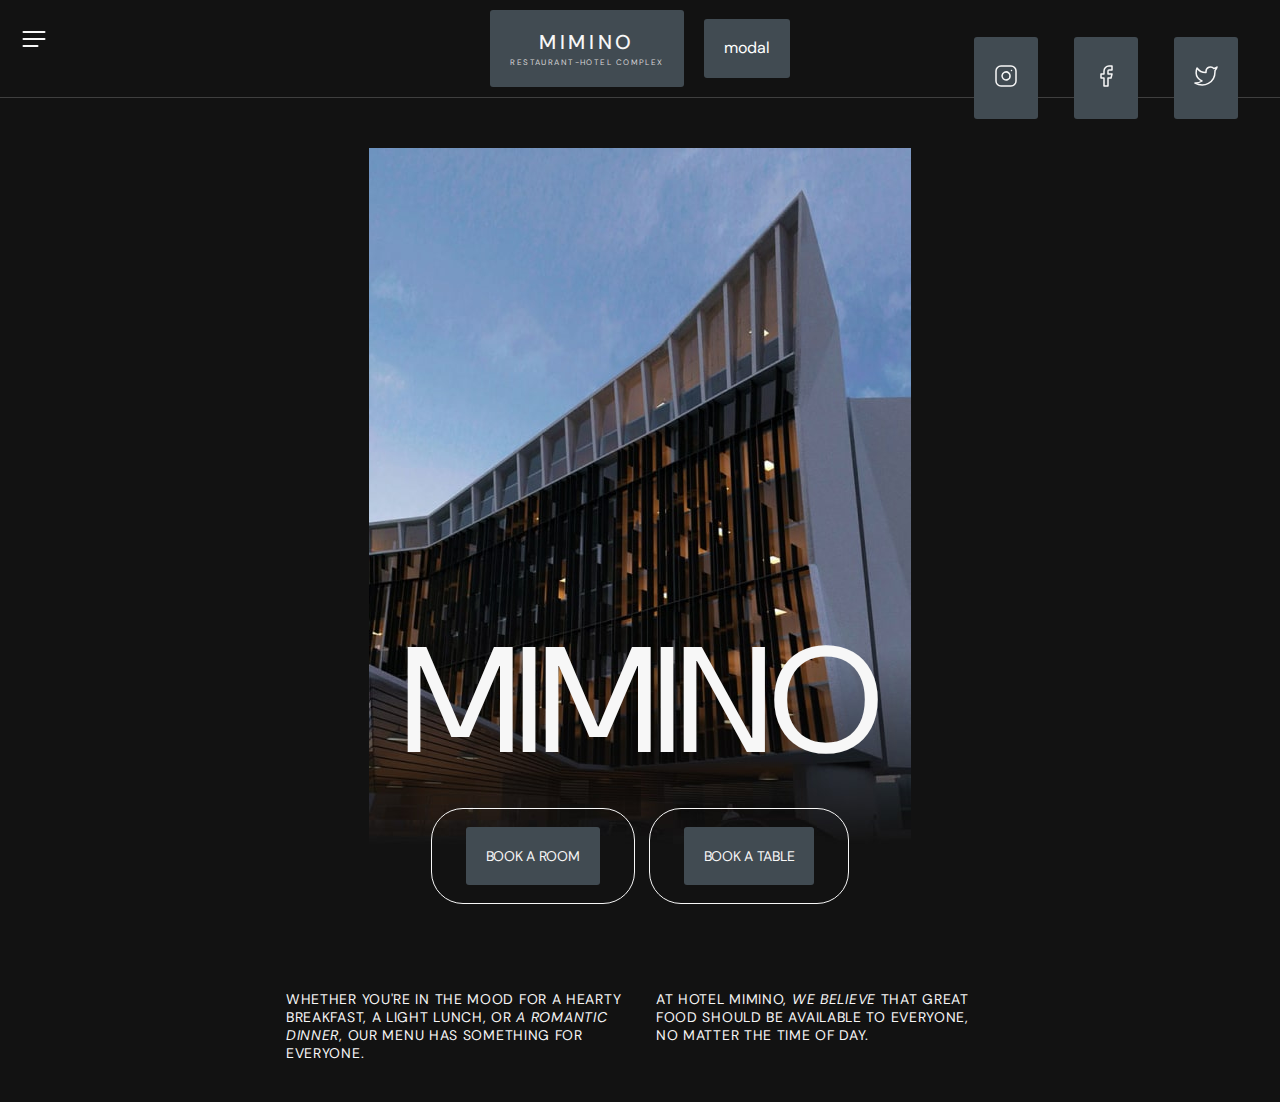
<file: index.html>
<!DOCTYPE html>
<html lang="en">
  <head>
    <meta charset="UTF-8" />
    <meta http-equiv="X-UA-Compatible" content="IE=edge" />
    <meta name="viewport" content="width=device-width, initial-scale=1.0" />
    <link rel="preconnect" href="https://fonts.googleapis.com" />
    <link rel="preconnect" href="https://fonts.gstatic.com" crossorigin />
    <link
      href="https://fonts.googleapis.com/css2?family=DM+Sans:ital,wght@0,400;0,500;0,700;1,500&display=swap"
      rel="stylesheet" />
    <link
      rel="stylesheet"
      href="https://cdnjs.cloudflare.com/ajax/libs/modern-normalize/1.0.0/modern-normalize.min.css" />
    <link rel="stylesheet" href="./css/reset.css" />
    <link rel="stylesheet" href="./css/style.css" />
    <title>MIMINO</title>
  </head>
  <body>
    <!-- HEADER -->

    <header class="header">
      <div class="mobile-menu" data-menu>
        <div class="menu-container container">
          <button type="button" class="header-btn close" data-menu-close>
            <svg class="header-icon close">
              <use
                class="close-icon"
                href="./img/sprite.svg#icon-menu-close"></use>
            </svg>
          </button>
          <div class="logo-wrap logo-mobile">
            <a class="header-link header-title" href="./index.html"
              >Mimino<span class="header-text"
                >restaurant-hotel complex</span
              ></a
            >
          </div>
          <ul class="mobile-menu-nav-list">
            <li>
              <a class="mobile-link" href="./index.html">Home</a>
            </li>
            <li>
              <a class="mobile-link" href="./hotel.html">Hotel</a>
            </li>
            <li>
              <a class="mobile-link" href="./restaurant.html">Restaurant</a>
            </li>
          </ul>

          

          <ul class="mobile-menu-soc-list">
            <li>
              <a href="">
                <svg class="mobile-icon">
                  <use
                    class="home-icon"
                    href="./img/sprite.svg#icon-instagram"></use>
                </svg>
              </a>
            </li>
            <li>
              <a href="">
                <svg class="mobile-icon">
                  <use
                    class="home-icon"
                    href="./img/sprite.svg#icon-facebook"></use>
                </svg>
              </a>
            </li>
            <li>
              <a href="">
                <svg class="mobile-icon">
                  <use
                    class="home-icon"
                    href="./img/sprite.svg#icon-twitter"></use>
                </svg>
              </a>
            </li>
          </ul>
        </div>
      </div>


      <div class="container">
        <button type="button" class="header-btn open" data-menu-open>
          <svg class="header-icon">
            <use
              class="burger-icon"
              href="./img/sprite.svg#icon-menu-open"></use>
          </svg>
        </button>
        <div class="nav-wrap">
          <nav class="header-nav">
            <ul class="header-nav-list">
              <li>
                <a class="header-nav-link current" href="./index.html">Home</a>
              </li>
              <li>
                <a class="header-nav-link" href="./hotel.html">Hotel</a>
              </li>
              <li>
                <a class="header-nav-link" href="./restaurant.html"
                  >Restaurant</a
                >
              </li>
            </ul>
          </nav>
          <div class="logo-wrap">
            <a class="header-link header-title" href="./index.html"
              >Mimino<span class="header-text"
                >restaurant-hotel complex</span
              ></a
            >
          </div>

          <a href="./modal.html">modal</a>
          <ul class="headar-soc-list">
            <li>
              <a class="header-soc-link" href="">
                <svg class="header-soc-icon">
                  <use
                    class="home-icon"
                    href="./img/sprite.svg#icon-instagram"></use>
                </svg>
              </a>
            </li>
            <li>
              <a class="header-soc-link" href="">
                <svg class="header-soc-icon">
                  <use
                    class="home-icon"
                    href="./img/sprite.svg#icon-facebook"></use>
                </svg>
              </a>
            </li>
            <li>
              <a class="header-soc-link" href="">
                <svg class="header-soc-icon">
                  <use
                    class="home-icon"
                    href="./img/sprite.svg#icon-twitter"></use>
                </svg>
              </a>
            </li>
          </ul>
        </div>
      </div>
    </header>
    <main>
      <!-- HERO -->
      <section class="section hero hero-pic">
        <div class="container">
          <h1 class="home-hero-title">Mimino</h1>
          <div class="home-wrap">
            <ul class="home-btn-list">
              <li class="home-btn-item">
                <button class="hero-button" type="button">
                  <a class="hero-btn-link" href="">book a room</a>
                </button>
              </li>
              <li class="home-btn-item">
                <button class="hero-button" type="button">
                  <a class="hero-btn-link" href="./modal.html">book a table</a>
                </button>
              </li>
            </ul>

            <div class="home-text-wrap">
              <p class="home-hero-text">
                Whether you're in the mood for a hearty breakfast, a light
                lunch, or
                <span class="text-accent">a romantic dinner</span>, our menu has
                something for everyone.
              </p>
              <p class="home-hero-text">
                At Hotel Mimino,
                <span class="text-accent">we believe</span> that great food
                should be available to everyone, no matter the time of day.
              </p>
            </div>
          </div>
        </div>
      </section>
    </main>
    <script src="./js/mobile-menu.js"></script>
  </body>
</html>
</file>
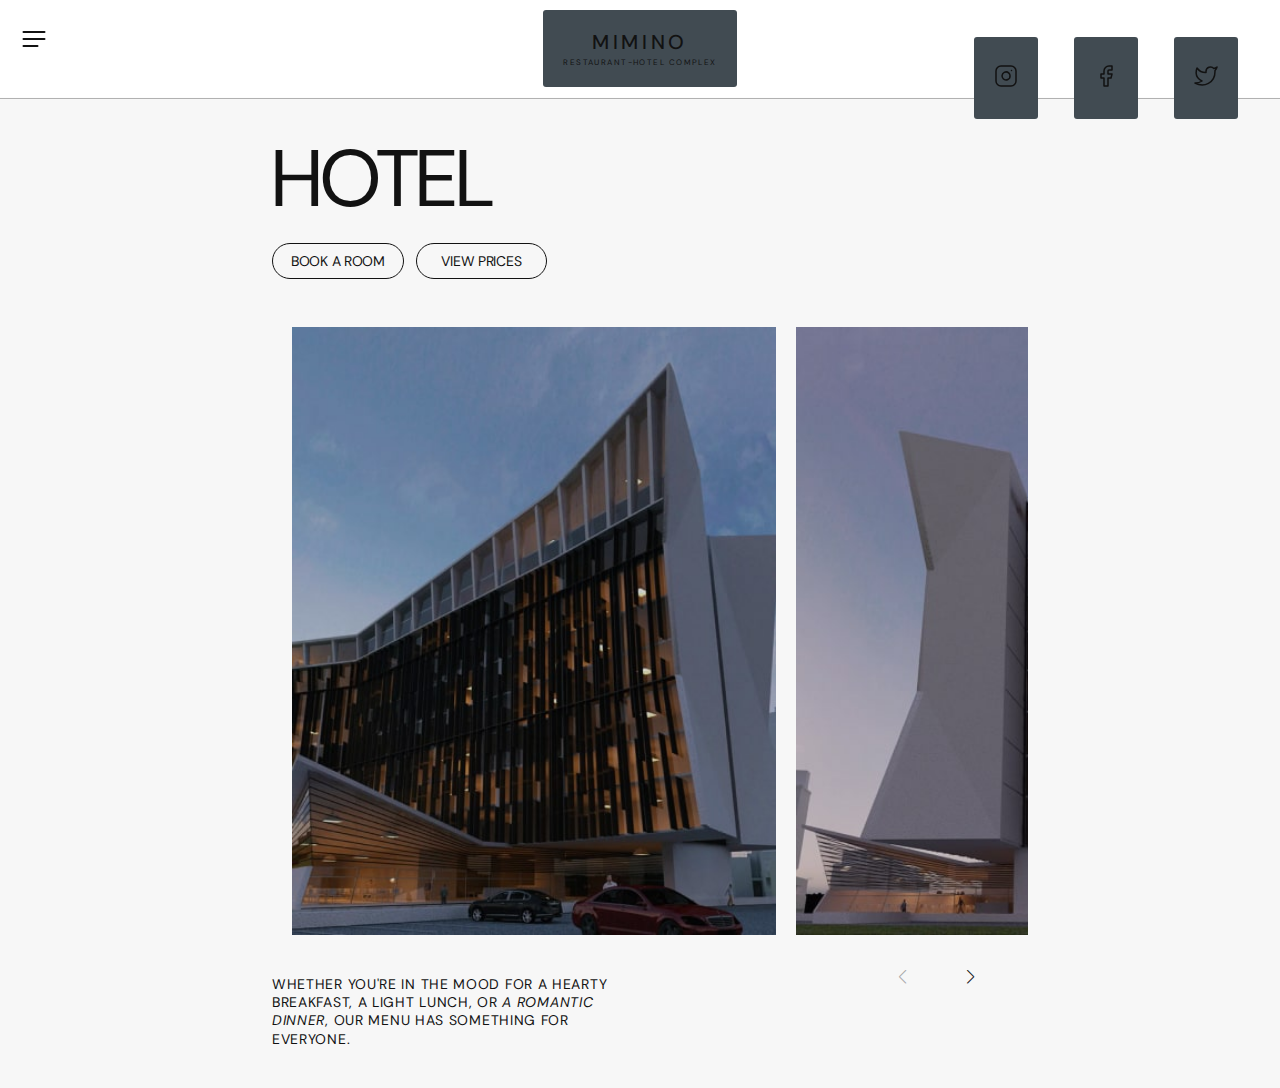
<file: hotel.html>
<!DOCTYPE html>
<html lang="en">
  <head>
    <meta charset="UTF-8" />
    <meta http-equiv="X-UA-Compatible" content="IE=edge" />
    <meta name="viewport" content="width=device-width, initial-scale=1.0" />
    <link rel="preconnect" href="https://fonts.googleapis.com" />
    <link rel="preconnect" href="https://fonts.gstatic.com" crossorigin />
    <link
      href="https://fonts.googleapis.com/css2?family=DM+Sans:ital,wght@0,400;0,500;0,700;1,500&display=swap"
      rel="stylesheet" />
    <link
      rel="stylesheet"
      href="https://cdnjs.cloudflare.com/ajax/libs/modern-normalize/1.0.0/modern-normalize.min.css" />
    <link
      rel="stylesheet"
      href="https://cdn.jsdelivr.net/npm/swiper@8/swiper-bundle.min.css" />
    <link rel="stylesheet" href="./css/reset.css" />
    <link rel="stylesheet" href="./css/style.css" />
    <title>MIMINO</title>
  </head>
  <body>
    <!-- HEADER -->

    <header class="header other-page variable">
      <div class="mobile-menu" data-menu>
        <div class="menu-container">
          <button type="button" class="header-btn close" data-menu-close>
            <svg class="header-icon close">
              <use
                class="close-icon"
                href="./img/sprite.svg#icon-menu-close"></use>
            </svg>
          </button>
          <div class="logo-wrap">
            <a class="header-link header-title" href="./index.html"
              >Mimino<span class="header-text"
                >restaurant-hotel complex</span
              ></a
            >
          </div>
          <ul class="mobile-menu-nav-list">
            <li>
              <a class="mobile-link" href="./index.html">Home</a>
            </li>
            <li>
              <a class="mobile-link" href="./hotel.html">Hotel</a>
            </li>
            <li>
              <a class="mobile-link" href="./restaurant.html">Restaurant</a>
            </li>
          </ul>

          <ul class="mobile-menu-soc-list">
            <li>
              <a href="">
                <svg class="mobile-icon">
                  <use
                    class="home-icon"
                    href="./img/sprite.svg#icon-instagram"></use>
                </svg>
              </a>
            </li>
            <li>
              <a href="">
                <svg class="mobile-icon">
                  <use
                    class="home-icon"
                    href="./img/sprite.svg#icon-facebook"></use>
                </svg>
              </a>
            </li>
            <li>
              <a href="">
                <svg class="mobile-icon">
                  <use
                    class="home-icon"
                    href="./img/sprite.svg#icon-twitter"></use>
                </svg>
              </a>
            </li>
          </ul>
        </div>
      </div>
      <div class="container">
        <button type="button" class="header-btn open" data-menu-open>
          <svg class="header-icon">
            <use
              class="burger-icon variable"
              href="./img/sprite.svg#icon-menu-open"></use>
          </svg>
        </button>
        <div class="nav-wrap">
          <nav class="header-nav">
            <ul class="header-nav-list">
              <li>
                <a class="header-nav-link variable" href="./index.html">Home</a>
              </li>
              <li>
                <a class="header-nav-link variable current" href="./hotel.html"
                  >Hotel</a
                >
              </li>
              <li>
                <a class="header-nav-link variable" href="./restaurant.html"
                  >Restaurant</a
                >
              </li>
            </ul>
          </nav>
          <div class="logo-wrap">
            <a class="header-link header-title variable" href="./index.html"
              >Mimino<span class="header-text variable"
                >restaurant-hotel complex</span
              ></a
            >
          </div>
          <ul class="headar-soc-list">
            <li>
              <a class="header-soc-link" href="">
                <svg class="header-soc-icon">
                  <use
                    class="home-icon variable"
                    href="./img/sprite.svg#icon-instagram"></use>
                </svg>
              </a>
            </li>
            <li>
              <a class="header-soc-link" href="">
                <svg class="header-soc-icon">
                  <use
                    class="home-icon variable"
                    href="./img/sprite.svg#icon-facebook"></use>
                </svg>
              </a>
            </li>
            <li>
              <a class="header-soc-link" href="">
                <svg class="header-soc-icon">
                  <use
                    class="home-icon variable"
                    href="./img/sprite.svg#icon-twitter"></use>
                </svg>
              </a>
            </li>
          </ul>
        </div>
      </div>
    </header>
    <main>
      <!-- HERO -->
      <section class="other-page-hero">
        <div class="container">
          <div class="other-wrap">
            <div class="hero-position">
              <h1 class="other-hero-title">hotel</h1>
              <ul class="other-btn-list">
                <li class="other-btn-item">
                  <button class="other-btn" type="button">book a room</button>
                </li>
                <li class="other-btn-item">
                  <button class="other-btn" type="button">View prices</button>
                </li>
              </ul>
            </div>

            <!-- SLIDER -->
            <div class="swiper-position">
              <div class="slider-img swiper">
                <div class="swiper-wrapper">
                  <div class="swiper-slide">
                    <picture>
                      <source
                        media="(min-width: 1440px)"
                        srcset="
                          ./img/desktop-slide/desk-slide-1.jpg    1x,
                          ./img/desktop-slide/desk-slide-1@2x.jpg 2x
                        "
                        type="image/jpg" />
                      <source
                        media="(min-width: 768px)"
                        srcset="
                          ./img/tablet-slader/tablet-slide-1.jpg    1x,
                          ./img/tablet-slader/tablet-slide-1@2x.jpg 2x
                        "
                        type="image/jpg" />
                      <source
                        media="(min-width: 375px)"
                        srcset="
                          ./img/mobile-slider/mobile-slide-1.jpg    1x,
                          ./img/mobile-slider/mobile-slide-1@2x.jpg 2x
                        "
                        type="image/jpg" />
                      <img
                        class="img-slide"
                        src="./img/mobile-slider/mobile-slide-1.jpg"
                        alt="" />
                    </picture>
                  </div>
                  <div class="swiper-slide">
                    <picture>
                      <source
                        media="(min-width: 1440px)"
                        srcset="
                          ./img/desktop-slide/desk-slide-2.jpg    1x,
                          ./img/desktop-slide/desk-slide-2@2x.jpg 2x
                        "
                        type="image/jpg" />
                      <source
                        media="(min-width: 768px)"
                        srcset="
                          ./img/tablet-slader/tablet-slide-2.jpg    1x,
                          ./img/tablet-slader/tablet-slide-2@2x.jpg 2x
                        "
                        type="image/jpg" />
                      <source
                        media="(min-width: 375px)"
                        srcset="
                          ./img/mobile-slider/mobile-slide-2.jpg    1x,
                          ./img/mobile-slider/mobile-slide-2@2x.jpg 2x
                        "
                        type="image/jpg" />
                      <img
                        src="./img/mobile-slider/mobile-slide-2.jpg"
                        alt="building" />
                    </picture>
                  </div>
                  <div class="swiper-slide">
                    <picture>
                      <source
                        media="(min-width: 1440px)"
                        srcset="
                          ./img/desktop-slide/desk-slide-3.jpg    1x,
                          ./img/desktop-slide/desk-slide-3@2x.jpg 2x
                        "
                        type="image/jpg" />
                      <source
                        media="(min-width: 768px)"
                        srcset="
                          ./img/tablet-slader/tablet-slide-3.jpg    1x,
                          ./img/tablet-slader/tablet-slide-3@2x.jpg 2x
                        "
                        type="image/jpg" />
                      <source
                        media="(min-width: 375px)"
                        srcset="
                          ./img/mobile-slider/mobile-slide-3.jpg    1x,
                          ./img/mobile-slider/mobile-slide-3@2x.jpg 2x
                        "
                        type="image/jpg" />
                      <img
                        src="./img/mobile-slider/mobile-slide-3.jpg"
                        alt="building" />
                    </picture>
                  </div>
                  <div class="swiper-slide">
                    <picture>
                      <source
                        media="(min-width: 1440px)"
                        srcset="
                          ./img/desktop-slide/desk-slide-4.jpg    1x,
                          ./img/desktop-slide/desk-slide-4@2x.jpg 2x
                        "
                        type="image/jpg" />
                      <source
                        media="(min-width: 768px)"
                        srcset="
                          ./img/tablet-slader/tablet-slide-4.jpg    1x,
                          ./img/tablet-slader/tablet-slide-4@2x.jpg 2x
                        "
                        type="image/jpg" />
                      <source
                        media="(min-width: 375px)"
                        srcset="
                          ./img/mobile-slider/mobile-slide-4.jpg    1x,
                          ./img/mobile-slider/mobile-slide-4@2x.jpg 2x
                        "
                        type="image/jpg" />
                      <img
                        src="./img/mobile-slider/mobile-slide-4.jpg"
                        alt="building" />
                    </picture>
                  </div>
                  <div class="swiper-slide">
                    <picture>
                      <source
                        media="(min-width: 1440px)"
                        srcset="
                          ./img/desktop-slide/desk-slide-5.jpg    1x,
                          ./img/desktop-slide/desk-slide-5@2x.jpg 2x
                        "
                        type="image/jpg" />
                      <source
                        media="(min-width: 768px)"
                        srcset="
                          ./img/tablet-slader/tablet-slide-5.jpg    1x,
                          ./img/tablet-slader/tablet-slide-5@2x.jpg 2x
                        "
                        type="image/jpg" />
                      <source
                        media="(min-width: 375px)"
                        srcset="
                          ./img/mobile-slider/mobile-slide-5.jpg    1x,
                          ./img/mobile-slider/mobile-slide-5@2x.jpg 2x
                        "
                        type="image/jpg" />
                      <img
                        src="./img/mobile-slider/mobile-slide-5.jpg"
                        alt="building" />
                    </picture>
                  </div>
                  <div class="swiper-slide">
                    <picture>
                      <source
                        media="(min-width: 1440px)"
                        srcset="
                          ./img/desktop-slide/desk-slide-6.jpg    1x,
                          ./img/desktop-slide/desk-slide-6@2x.jpg 2x
                        "
                        type="image/jpg" />
                      <source
                        media="(min-width: 768px)"
                        srcset="
                          ./img/tablet-slader/tablet-slide-6.jpg    1x,
                          ./img/tablet-slader/tablet-slide-6@2x.jpg 2x
                        "
                        type="image/jpg" />
                      <source
                        media="(min-width: 375px)"
                        srcset="
                          ./img/mobile-slider/mobile-slide-6.jpg    1x,
                          ./img/mobile-slider/mobile-slide-6@2x.jpg 2x
                        "
                        type="image/jpg" />
                      <img
                        src="./img/mobile-slider/mobile-slide-6.jpg"
                        alt="building" />
                    </picture>
                  </div>
                  <div class="swiper-slide">
                    <picture>
                      <source
                        media="(min-width: 1440px)"
                        srcset="
                          ./img/desktop-slide/desk-slide-7.jpg    1x,
                          ./img/desktop-slide/desk-slide-7@2x.jpg 2x
                        "
                        type="image/jpg" />
                      <source
                        media="(min-width: 768px)"
                        srcset="
                          ./img/tablet-slader/tablet-slide-7.jpg    1x,
                          ./img/tablet-slader/tablet-slide-7@2x.jpg 2x
                        "
                        type="image/jpg" />
                      <source
                        media="(min-width: 375px)"
                        srcset="
                          ./img/mobile-slider/mobile-slide-7.jpg    1x,
                          ./img/mobile-slider/mobile-slide-7@2x.jpg 2x
                        "
                        type="image/jpg" />
                      <img
                        src="./img/mobile-slider/mobile-slide-7.jpg"
                        alt="building" />
                    </picture>
                  </div>
                  <div class="swiper-slide">
                    <picture>
                      <source
                        media="(min-width: 1440px)"
                        srcset="
                          ./img/desktop-slide/desk-slide-8.jpg    1x,
                          ./img/desktop-slide/desk-slide-8@2x.jpg 2x
                        "
                        type="image/jpg" />
                      <source
                        media="(min-width: 768px)"
                        srcset="
                          ./img/tablet-slader/tablet-slide-8.jpg    1x,
                          ./img/tablet-slader/tablet-slide-8@2x.jpg 2x
                        "
                        type="image/jpg" />
                      <source
                        media="(min-width: 375px)"
                        srcset="
                          ./img/mobile-slider/mobile-slide-8.jpg    1x,
                          ./img/mobile-slider/mobile-slide-8@2x.jpg 2x
                        "
                        type="image/jpg" />
                      <img
                        src="./img/mobile-slider/mobile-slide-8.jpg"
                        alt="building" />
                    </picture>
                  </div>
                  <div class="swiper-slide">
                    <picture>
                      <source
                        media="(min-width: 1440px)"
                        srcset="
                          ./img/desktop-slide/desk-slide-9.jpg    1x,
                          ./img/desktop-slide/desk-slide-9@2x.jpg 2x
                        "
                        type="image/jpg" />
                      <source
                        media="(min-width: 768px)"
                        srcset="
                          ./img/tablet-slader/tablet-slide-9.jpg    1x,
                          ./img/tablet-slader/tablet-slide-9@2x.jpg 2x
                        "
                        type="image/jpg" />
                      <source
                        media="(min-width: 375px)"
                        srcset="
                          ./img/mobile-slider/mobile-slide-9.jpg    1x,
                          ./img/mobile-slider/mobile-slide-9@2x.jpg 2x
                        "
                        type="image/jpg" />
                      <img
                        src="./img/mobile-slider/mobile-slide-9.jpg"
                        alt="building" />
                    </picture>
                  </div>
                  <div class="swiper-slide">
                    <picture>
                      <source
                        media="(min-width: 1440px)"
                        srcset="
                          ./img/desktop-slide/desk-slide-10.jpg    1x,
                          ./img/desktop-slide/desk-slide-10@2x.jpg 2x
                        "
                        type="image/jpg" />
                      <source
                        media="(min-width: 768px)"
                        srcset="
                          ./img/tablet-slader/tablet-slide-10.jpg    1x,
                          ./img/tablet-slader/tablet-slide-10@2x.jpg 2x
                        "
                        type="image/jpg" />
                      <source
                        media="(min-width: 375px)"
                        srcset="
                          ./img/mobile-slider/mobile-slide-10.jpg    1x,
                          ./img/mobile-slider/mobile-slide-10@2x.jpg 2x
                        "
                        type="image/jpg" />
                      <img
                        src="./img/mobile-slider/mobile-slide-10.jpg"
                        alt="building" />
                    </picture>
                  </div>
                  <div class="swiper-slide">
                    <picture>
                      <source
                        media="(min-width: 1440px)"
                        srcset="
                          ./img/desktop-slide/desk-slide-11.jpg    1x,
                          ./img/desktop-slide/desk-slide-11@2x.jpg 2x
                        "
                        type="image/jpg" />
                      <source
                        media="(min-width: 768px)"
                        srcset="
                          ./img/tablet-slader/tablet-slide-11.jpg    1x,
                          ./img/tablet-slader/tablet-slide-11@2x.jpg 2x
                        "
                        type="image/jpg" />
                      <source
                        media="(min-width: 375px)"
                        srcset="
                          ./img/mobile-slider/mobile-slide-11.jpg    1x,
                          ./img/mobile-slider/mobile-slide-11@2x.jpg 2x
                        "
                        type="image/jpg" />
                      <img
                        src="./img/mobile-slider/mobile-slide-11.jpg"
                        alt="building" />
                    </picture>
                  </div>
                  <div class="swiper-slide">
                    <picture>
                      <source
                        media="(min-width: 1440px)"
                        srcset="
                          ./img/desktop-slide/desk-slide-12.jpg    1x,
                          ./img/desktop-slide/desk-slide-12@2x.jpg 2x
                        "
                        type="image/jpg" />
                      <source
                        media="(min-width: 768px)"
                        srcset="
                          ./img/tablet-slader/tablet-slide-12.jpg    1x,
                          ./img/tablet-slader/tablet-slide-12@2x.jpg 2x
                        "
                        type="image/jpg" />
                      <source
                        media="(min-width: 375px)"
                        srcset="
                          ./img/mobile-slider/mobile-slide-12.jpg    1x,
                          ./img/mobile-slider/mobile-slide-12@2x.jpg 2x
                        "
                        type="image/jpg" />
                      <img
                        src="./img/mobile-slider/mobile-slide-12.jpg"
                        alt="building" />
                    </picture>
                  </div>
                  <div class="swiper-slide">
                    <picture>
                      <source
                        media="(min-width: 1440px)"
                        srcset="
                          ./img/desktop-slide/desk-slide-13.jpg    1x,
                          ./img/desktop-slide/desk-slide-13@2x.jpg 2x
                        "
                        type="image/jpg" />
                      <source
                        media="(min-width: 768px)"
                        srcset="
                          ./img/tablet-slader/tablet-slide-13.jpg    1x,
                          ./img/tablet-slader/tablet-slide-13@2x.jpg 2x
                        "
                        type="image/jpg" />
                      <source
                        media="(min-width: 375px)"
                        srcset="
                          ./img/mobile-slider/mobile-slide-13.jpg    1x,
                          ./img/mobile-slider/mobile-slide-13@2x.jpg 2x
                        "
                        type="image/jpg" />
                      <img
                        src="./img/mobile-slider/mobile-slide-13.jpg"
                        alt="building" />
                    </picture>
                  </div>
                  <div class="swiper-slide">
                    <picture>
                      <source
                        media="(min-width: 1440px)"
                        srcset="
                          ./img/desktop-slide/desk-slide-14.jpg    1x,
                          ./img/desktop-slide/desk-slide-14@2x.jpg 2x
                        "
                        type="image/jpg" />
                      <source
                        media="(min-width: 768px)"
                        srcset="
                          ./img/tablet-slader/tablet-slide-14.jpg    1x,
                          ./img/tablet-slader/tablet-slide-14@2x.jpg 2x
                        "
                        type="image/jpg" />
                      <source
                        media="(min-width: 375px)"
                        srcset="
                          ./img/mobile-slider/mobile-slide-14.jpg    1x,
                          ./img/mobile-slider/mobile-slide-14@2x.jpg 2x
                        "
                        type="image/jpg" />
                      <img
                        src="./img/mobile-slider/mobile-slide-14.jpg"
                        alt="building" />
                    </picture>
                  </div>
                  <div class="swiper-slide">
                    <picture>
                      <source
                        media="(min-width: 1440px)"
                        srcset="
                          ./img/desktop-slide/desk-slide-15.jpg    1x,
                          ./img/desktop-slide/desk-slide-15@2x.jpg 2x
                        "
                        type="image/jpg" />
                      <source
                        media="(min-width: 768px)"
                        srcset="
                          ./img/tablet-slader/tablet-slide-15.jpg    1x,
                          ./img/tablet-slader/tablet-slide-15@2x.jpg 2x
                        "
                        type="image/jpg" />
                      <source
                        media="(min-width: 375px)"
                        srcset="
                          ./img/mobile-slider/mobile-slide-15.jpg    1x,
                          ./img/mobile-slider/mobile-slide-15@2x.jpg 2x
                        "
                        type="image/jpg" />
                      <img
                        src="./img/mobile-slider/mobile-slide-15.jpg"
                        alt="building" />
                    </picture>
                  </div>
                </div>
              </div>
              <div class="btn-slider-wrap">
                <div class="btn-slider swiper-button-prev"></div>
                <div class="btn-slider swiper-button-next"></div>
              </div>
            </div>
          </div>
          <p class="other-text">
            Whether you're in the mood for a hearty breakfast, a light lunch, or
            <span class="other-text-accent">a romantic dinner</span>, our menu
            has something for everyone.
          </p>
        </div>
      </section>
    </main>
    <script src="https://cdn.jsdelivr.net/npm/swiper@8/swiper-bundle.min.js"></script>
    <script src="./js/slider-hotel.js"></script>
    <script src="./js/mobile-menu.js"></script>
  </body>
</html>
</file>
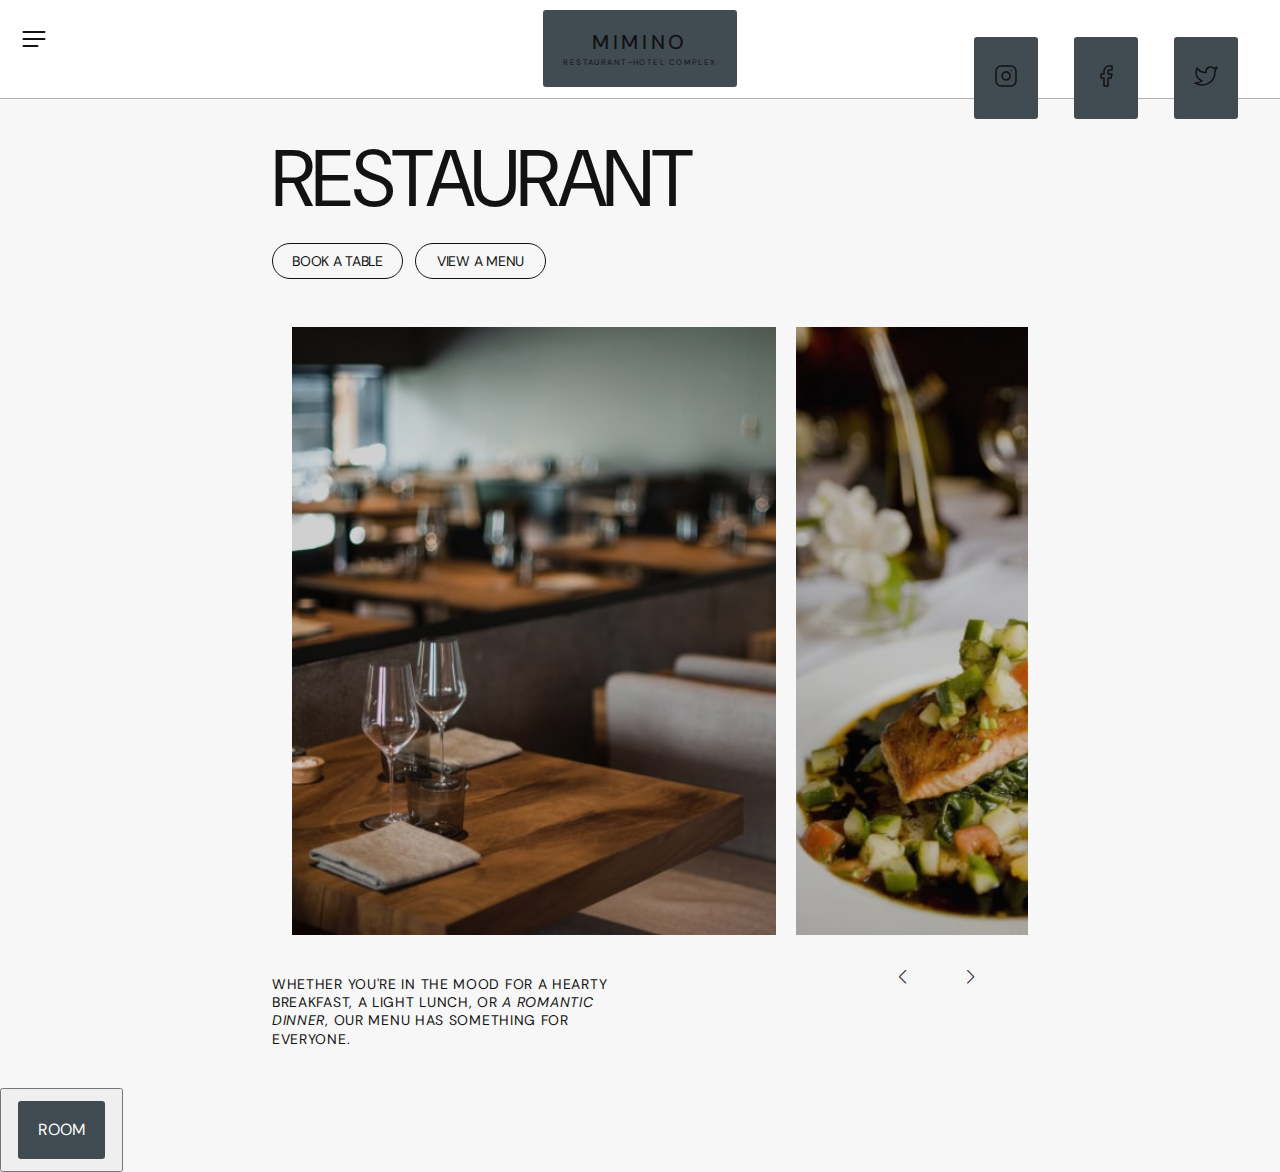
<file: restaurant.html>
<!DOCTYPE html>
<html lang="en">
  <head>
    <meta charset="UTF-8" />
    <meta http-equiv="X-UA-Compatible" content="IE=edge" />
    <meta name="viewport" content="width=device-width, initial-scale=1.0" />
    <link rel="preconnect" href="https://fonts.googleapis.com" />
    <link rel="preconnect" href="https://fonts.gstatic.com" crossorigin />
    <link
      href="https://fonts.googleapis.com/css2?family=DM+Sans:ital,wght@0,400;0,500;0,700;1,500&display=swap"
      rel="stylesheet" />
    <link
      rel="stylesheet"
      href="https://cdnjs.cloudflare.com/ajax/libs/modern-normalize/1.0.0/modern-normalize.min.css" />
    <link
      rel="stylesheet"
      href="https://cdn.jsdelivr.net/npm/swiper@8/swiper-bundle.min.css" />
      <link rel="stylesheet" href="./css/reset.css" />
    
      <link rel="stylesheet" href="./css/style.css" />
    <title>MIMINO</title>
  </head>
  <body>
    <!-- HEADER -->

     <header class="header other-page variable">
      <div class="mobile-menu" data-menu>
          <div class=" menu-container">
             <button type="button" class="header-btn close" data-menu-close>
          <svg class="header-icon close">
            <use
              class="close-icon"
              href="./img/sprite.svg#icon-menu-close"></use>
          </svg>
        </button>
        <div class="logo-wrap">
            <a class="header-link header-title" href="./index.html"
              >Mimino<span class="header-text"
                >restaurant-hotel complex</span
              ></a
            >
          </div>
            <ul class="mobile-menu-nav-list">
              <li>
                <a class="mobile-link" href="./index.html">Home</a>
              </li>
              <li>
                <a class="mobile-link" href="./hotel.html">Hotel</a>
              </li>
              <li>
                <a class="mobile-link" href="./restaurant.html">Restaurant</a>
              </li>
            </ul>

            <ul class="mobile-menu-soc-list">
              <li>
                <a href="">
                  <svg class="mobile-icon">
                    <use
                      class="home-icon"
                      href="./img/sprite.svg#icon-instagram"></use>
                  </svg>
                </a>
              </li>
              <li>
                <a href="">
                  <svg class="mobile-icon">
                    <use
                      class="home-icon"
                      href="./img/sprite.svg#icon-facebook"></use>
                  </svg>
                </a>
              </li>
              <li>
                <a href="">
                  <svg class="mobile-icon">
                    <use
                      class="home-icon"
                      href="./img/sprite.svg#icon-twitter"></use>
                  </svg>
                </a>
              </li>
            </ul>
          </div>
        </div>
      <div class="container">
        <button type="button" class="header-btn open" data-menu-open>
          <svg class="header-icon ">
            <use
              class="burger-icon variable"
              href="./img/sprite.svg#icon-menu-open"></use>
          </svg>
        </button>
        <div class="nav-wrap">
          <nav class="header-nav">
            <ul class="header-nav-list">
              <li>
                <a class="header-nav-link variable " href="./index.html">Home</a>
              </li>
              <li>
                <a class="header-nav-link variable " href="./hotel.html">Hotel</a>
              </li>
              <li>
                <a class="header-nav-link variable current" href="./restaurant.html"
                  >Restaurant</a
                >
              </li>
            </ul>
          </nav>
          <div class="logo-wrap">
            <a class="header-link header-title variable " href="./index.html"
              >Mimino<span class="header-text variable"
                >restaurant-hotel complex</span
              ></a
            >
          </div>
          <ul class="headar-soc-list">
            <li>
              <a class="header-soc-link" href="">
                <svg class="header-soc-icon">
                  <use
                    class="home-icon variable"
                    href="./img/sprite.svg#icon-instagram"></use>
                </svg>
              </a>
            </li>
            <li>
              <a class="header-soc-link" href="">
                <svg class="header-soc-icon">
                  <use
                    class="home-icon variable"
                    href="./img/sprite.svg#icon-facebook"></use>
                </svg>
              </a>
            </li>
            <li>
              <a class="header-soc-link" href="">
                <svg class="header-soc-icon">
                  <use
                    class="home-icon variable"
                    href="./img/sprite.svg#icon-twitter"></use>
                </svg>
              </a>
            </li>
          </ul>
        </div>
      </div>
    </header>
    <main>
       <!-- HERO -->
      <section class="other-page-hero">
        <div class="container">
          <div class="other-wrap">
            <div class="hero-position">
              <h1 class="other-hero-title">Restaurant</h1>
              <ul class="other-btn-list">
                <li class="other-btn-item">
                  <button class="other-btn" type="button">book a table</button>
                </li>
                <li class="other-btn-item">
                  <button class="other-btn" type="button">View a menu</button>
                </li>
              </ul>
            </div>

            <!-- SLIDER -->
            <div class="swiper-position">
              <div class="slider-img swiper">
                <div class="swiper-wrapper">
                  <div class="swiper-slide">
                    <picture>
                      <source
                        media="(min-width: 1440px)"
                        srcset="
                          ./img/desktop-slide/desk-slide-1.jpg    1x,
                          ./img/desktop-slide/desk-slide-1@2x.jpg 2x
                        "
                        type="image/jpg" />
                      <source
                        media="(min-width: 768px)"
                        srcset="
                          ./img/tablet-slader/tablet-slide-1.jpg    1x,
                          ./img/tablet-slader/tablet-slide-1@2x.jpg 2x
                        "
                        type="image/jpg" />
                      <source
                        media="(min-width: 375px)"
                        srcset="
                          ./img/mobile-slider/mobile-slide-1.jpg    1x,
                          ./img/mobile-slider/mobile-slide-1@2x.jpg 2x
                        "
                        type="image/jpg" />
                      <img
                        class="img-slide"
                        src="./img/mobile-slider/mobile-slide-1.jpg"
                        alt="" />
                    </picture>
                  </div>
                  <div class="swiper-slide">
                    <picture>
                      <source
                        media="(min-width: 1440px)"
                        srcset="
                          ./img/desktop-slide/desk-slide-2.jpg    1x,
                          ./img/desktop-slide/desk-slide-2@2x.jpg 2x
                        "
                        type="image/jpg" />
                      <source
                        media="(min-width: 768px)"
                        srcset="
                          ./img/tablet-slader/tablet-slide-2.jpg    1x,
                          ./img/tablet-slader/tablet-slide-2@2x.jpg 2x
                        "
                        type="image/jpg" />
                      <source
                        media="(min-width: 375px)"
                        srcset="
                          ./img/mobile-slider/mobile-slide-2.jpg    1x,
                          ./img/mobile-slider/mobile-slide-2@2x.jpg 2x
                        "
                        type="image/jpg" />
                      <img
                        src="./img/mobile-slider/mobile-slide-2.jpg"
                        alt="building" />
                    </picture>
                  </div>
                  <div class="swiper-slide">
                    <picture>
                      <source
                        media="(min-width: 1440px)"
                        srcset="
                          ./img/desktop-slide/desk-slide-3.jpg    1x,
                          ./img/desktop-slide/desk-slide-3@2x.jpg 2x
                        "
                        type="image/jpg" />
                      <source
                        media="(min-width: 768px)"
                        srcset="
                          ./img/tablet-slader/tablet-slide-3.jpg    1x,
                          ./img/tablet-slader/tablet-slide-3@2x.jpg 2x
                        "
                        type="image/jpg" />
                      <source
                        media="(min-width: 375px)"
                        srcset="
                          ./img/mobile-slider/mobile-slide-3.jpg    1x,
                          ./img/mobile-slider/mobile-slide-3@2x.jpg 2x
                        "
                        type="image/jpg" />
                      <img
                        src="./img/mobile-slider/mobile-slide-3.jpg"
                        alt="building" />
                    </picture>
                  </div>
                  <div class="swiper-slide">
                    <picture>
                      <source
                        media="(min-width: 1440px)"
                        srcset="
                          ./img/desktop-slide/desk-slide-4.jpg    1x,
                          ./img/desktop-slide/desk-slide-4@2x.jpg 2x
                        "
                        type="image/jpg" />
                      <source
                        media="(min-width: 768px)"
                        srcset="
                          ./img/tablet-slader/tablet-slide-4.jpg    1x,
                          ./img/tablet-slader/tablet-slide-4@2x.jpg 2x
                        "
                        type="image/jpg" />
                      <source
                        media="(min-width: 375px)"
                        srcset="
                          ./img/mobile-slider/mobile-slide-4.jpg    1x,
                          ./img/mobile-slider/mobile-slide-4@2x.jpg 2x
                        "
                        type="image/jpg" />
                      <img
                        src="./img/mobile-slider/mobile-slide-4.jpg"
                        alt="building" />
                    </picture>
                  </div>
                  <div class="swiper-slide">
                    <picture>
                      <source
                        media="(min-width: 1440px)"
                        srcset="
                          ./img/desktop-slide/desk-slide-5.jpg    1x,
                          ./img/desktop-slide/desk-slide-5@2x.jpg 2x
                        "
                        type="image/jpg" />
                      <source
                        media="(min-width: 768px)"
                        srcset="
                          ./img/tablet-slader/tablet-slide-5.jpg    1x,
                          ./img/tablet-slader/tablet-slide-5@2x.jpg 2x
                        "
                        type="image/jpg" />
                      <source
                        media="(min-width: 375px)"
                        srcset="
                          ./img/mobile-slider/mobile-slide-5.jpg    1x,
                          ./img/mobile-slider/mobile-slide-5@2x.jpg 2x
                        "
                        type="image/jpg" />
                      <img
                        src="./img/mobile-slider/mobile-slide-5.jpg"
                        alt="building" />
                    </picture>
                  </div>
                  <div class="swiper-slide">
                    <picture>
                      <source
                        media="(min-width: 1440px)"
                        srcset="
                          ./img/desktop-slide/desk-slide-6.jpg    1x,
                          ./img/desktop-slide/desk-slide-6@2x.jpg 2x
                        "
                        type="image/jpg" />
                      <source
                        media="(min-width: 768px)"
                        srcset="
                          ./img/tablet-slader/tablet-slide-6.jpg    1x,
                          ./img/tablet-slader/tablet-slide-6@2x.jpg 2x
                        "
                        type="image/jpg" />
                      <source
                        media="(min-width: 375px)"
                        srcset="
                          ./img/mobile-slider/mobile-slide-6.jpg    1x,
                          ./img/mobile-slider/mobile-slide-6@2x.jpg 2x
                        "
                        type="image/jpg" />
                      <img
                        src="./img/mobile-slider/mobile-slide-6.jpg"
                        alt="building" />
                    </picture>
                  </div>
                  <div class="swiper-slide">
                    <picture>
                      <source
                        media="(min-width: 1440px)"
                        srcset="
                          ./img/desktop-slide/desk-slide-7.jpg    1x,
                          ./img/desktop-slide/desk-slide-7@2x.jpg 2x
                        "
                        type="image/jpg" />
                      <source
                        media="(min-width: 768px)"
                        srcset="
                          ./img/tablet-slader/tablet-slide-7.jpg    1x,
                          ./img/tablet-slader/tablet-slide-7@2x.jpg 2x
                        "
                        type="image/jpg" />
                      <source
                        media="(min-width: 375px)"
                        srcset="
                          ./img/mobile-slider/mobile-slide-7.jpg    1x,
                          ./img/mobile-slider/mobile-slide-7@2x.jpg 2x
                        "
                        type="image/jpg" />
                      <img
                        src="./img/mobile-slider/mobile-slide-7.jpg"
                        alt="building" />
                    </picture>
                  </div>
                  <div class="swiper-slide">
                    <picture>
                      <source
                        media="(min-width: 1440px)"
                        srcset="
                          ./img/desktop-slide/desk-slide-8.jpg    1x,
                          ./img/desktop-slide/desk-slide-8@2x.jpg 2x
                        "
                        type="image/jpg" />
                      <source
                        media="(min-width: 768px)"
                        srcset="
                          ./img/tablet-slader/tablet-slide-8.jpg    1x,
                          ./img/tablet-slader/tablet-slide-8@2x.jpg 2x
                        "
                        type="image/jpg" />
                      <source
                        media="(min-width: 375px)"
                        srcset="
                          ./img/mobile-slider/mobile-slide-8.jpg    1x,
                          ./img/mobile-slider/mobile-slide-8@2x.jpg 2x
                        "
                        type="image/jpg" />
                      <img
                        src="./img/mobile-slider/mobile-slide-8.jpg"
                        alt="building" />
                    </picture>
                  </div>
                  <div class="swiper-slide">
                    <picture>
                      <source
                        media="(min-width: 1440px)"
                        srcset="
                          ./img/desktop-slide/desk-slide-9.jpg    1x,
                          ./img/desktop-slide/desk-slide-9@2x.jpg 2x
                        "
                        type="image/jpg" />
                      <source
                        media="(min-width: 768px)"
                        srcset="
                          ./img/tablet-slader/tablet-slide-9.jpg    1x,
                          ./img/tablet-slader/tablet-slide-9@2x.jpg 2x
                        "
                        type="image/jpg" />
                      <source
                        media="(min-width: 375px)"
                        srcset="
                          ./img/mobile-slider/mobile-slide-9.jpg    1x,
                          ./img/mobile-slider/mobile-slide-9@2x.jpg 2x
                        "
                        type="image/jpg" />
                      <img
                        src="./img/mobile-slider/mobile-slide-9.jpg"
                        alt="building" />
                    </picture>
                  </div>
                  <div class="swiper-slide">
                    <picture>
                      <source
                        media="(min-width: 1440px)"
                        srcset="
                          ./img/desktop-slide/desk-slide-10.jpg    1x,
                          ./img/desktop-slide/desk-slide-10@2x.jpg 2x
                        "
                        type="image/jpg" />
                      <source
                        media="(min-width: 768px)"
                        srcset="
                          ./img/tablet-slader/tablet-slide-10.jpg    1x,
                          ./img/tablet-slader/tablet-slide-10@2x.jpg 2x
                        "
                        type="image/jpg" />
                      <source
                        media="(min-width: 375px)"
                        srcset="
                          ./img/mobile-slider/mobile-slide-10.jpg    1x,
                          ./img/mobile-slider/mobile-slide-10@2x.jpg 2x
                        "
                        type="image/jpg" />
                      <img
                        src="./img/mobile-slider/mobile-slide-10.jpg"
                        alt="building" />
                    </picture>
                  </div>
                  <div class="swiper-slide">
                    <picture>
                      <source
                        media="(min-width: 1440px)"
                        srcset="
                          ./img/desktop-slide/desk-slide-11.jpg    1x,
                          ./img/desktop-slide/desk-slide-11@2x.jpg 2x
                        "
                        type="image/jpg" />
                      <source
                        media="(min-width: 768px)"
                        srcset="
                          ./img/tablet-slader/tablet-slide-11.jpg    1x,
                          ./img/tablet-slader/tablet-slide-11@2x.jpg 2x
                        "
                        type="image/jpg" />
                      <source
                        media="(min-width: 375px)"
                        srcset="
                          ./img/mobile-slider/mobile-slide-11.jpg    1x,
                          ./img/mobile-slider/mobile-slide-11@2x.jpg 2x
                        "
                        type="image/jpg" />
                      <img
                        src="./img/mobile-slider/mobile-slide-11.jpg"
                        alt="building" />
                    </picture>
                  </div>
                  <div class="swiper-slide">
                    <picture>
                      <source
                        media="(min-width: 1440px)"
                        srcset="
                          ./img/desktop-slide/desk-slide-12.jpg    1x,
                          ./img/desktop-slide/desk-slide-12@2x.jpg 2x
                        "
                        type="image/jpg" />
                      <source
                        media="(min-width: 768px)"
                        srcset="
                          ./img/tablet-slader/tablet-slide-12.jpg    1x,
                          ./img/tablet-slader/tablet-slide-12@2x.jpg 2x
                        "
                        type="image/jpg" />
                      <source
                        media="(min-width: 375px)"
                        srcset="
                          ./img/mobile-slider/mobile-slide-12.jpg    1x,
                          ./img/mobile-slider/mobile-slide-12@2x.jpg 2x
                        "
                        type="image/jpg" />
                      <img
                        src="./img/mobile-slider/mobile-slide-12.jpg"
                        alt="building" />
                    </picture>
                  </div>
                  <div class="swiper-slide">
                    <picture>
                      <source
                        media="(min-width: 1440px)"
                        srcset="
                          ./img/desktop-slide/desk-slide-13.jpg    1x,
                          ./img/desktop-slide/desk-slide-13@2x.jpg 2x
                        "
                        type="image/jpg" />
                      <source
                        media="(min-width: 768px)"
                        srcset="
                          ./img/tablet-slader/tablet-slide-13.jpg    1x,
                          ./img/tablet-slader/tablet-slide-13@2x.jpg 2x
                        "
                        type="image/jpg" />
                      <source
                        media="(min-width: 375px)"
                        srcset="
                          ./img/mobile-slider/mobile-slide-13.jpg    1x,
                          ./img/mobile-slider/mobile-slide-13@2x.jpg 2x
                        "
                        type="image/jpg" />
                      <img
                        src="./img/mobile-slider/mobile-slide-13.jpg"
                        alt="building" />
                    </picture>
                  </div>
                  <div class="swiper-slide">
                    <picture>
                      <source
                        media="(min-width: 1440px)"
                        srcset="
                          ./img/desktop-slide/desk-slide-14.jpg    1x,
                          ./img/desktop-slide/desk-slide-14@2x.jpg 2x
                        "
                        type="image/jpg" />
                      <source
                        media="(min-width: 768px)"
                        srcset="
                          ./img/tablet-slader/tablet-slide-14.jpg    1x,
                          ./img/tablet-slader/tablet-slide-14@2x.jpg 2x
                        "
                        type="image/jpg" />
                      <source
                        media="(min-width: 375px)"
                        srcset="
                          ./img/mobile-slider/mobile-slide-14.jpg    1x,
                          ./img/mobile-slider/mobile-slide-14@2x.jpg 2x
                        "
                        type="image/jpg" />
                      <img
                        src="./img/mobile-slider/mobile-slide-14.jpg"
                        alt="building" />
                    </picture>
                  </div>
                  <div class="swiper-slide">
                    <picture>
                      <source
                        media="(min-width: 1440px)"
                        srcset="
                          ./img/desktop-slide/desk-slide-15.jpg    1x,
                          ./img/desktop-slide/desk-slide-15@2x.jpg 2x
                        "
                        type="image/jpg" />
                      <source
                        media="(min-width: 768px)"
                        srcset="
                          ./img/tablet-slader/tablet-slide-15.jpg    1x,
                          ./img/tablet-slader/tablet-slide-15@2x.jpg 2x
                        "
                        type="image/jpg" />
                      <source
                        media="(min-width: 375px)"
                        srcset="
                          ./img/mobile-slider/mobile-slide-15.jpg    1x,
                          ./img/mobile-slider/mobile-slide-15@2x.jpg 2x
                        "
                        type="image/jpg" />
                      <img
                        src="./img/mobile-slider/mobile-slide-15.jpg"
                        alt="building" />
                    </picture>
                  </div>
                </div>
              </div>
              <div class="btn-slider-wrap">
                <div class="btn-slider swiper-button-prev"></div>
                <div class="btn-slider swiper-button-next"></div>
              </div>
            </div>
          </div>
          <p class="other-text">
            Whether you're in the mood for a hearty breakfast, a light lunch, or
            <span class="other-text-accent">a romantic dinner</span>, our menu
            has something for everyone.
          </p>
        </div>
      </section>
      <button type="button"><a href="room.html">ROOM</a></button>
    </main>
    <script src="https://cdn.jsdelivr.net/npm/swiper@8/swiper-bundle.min.js"></script>
    <script src="./js/slider-restaurant.js"></script>
    <script src="./js/mobile-menu.js"></script>
  </body>
</html>
</file>
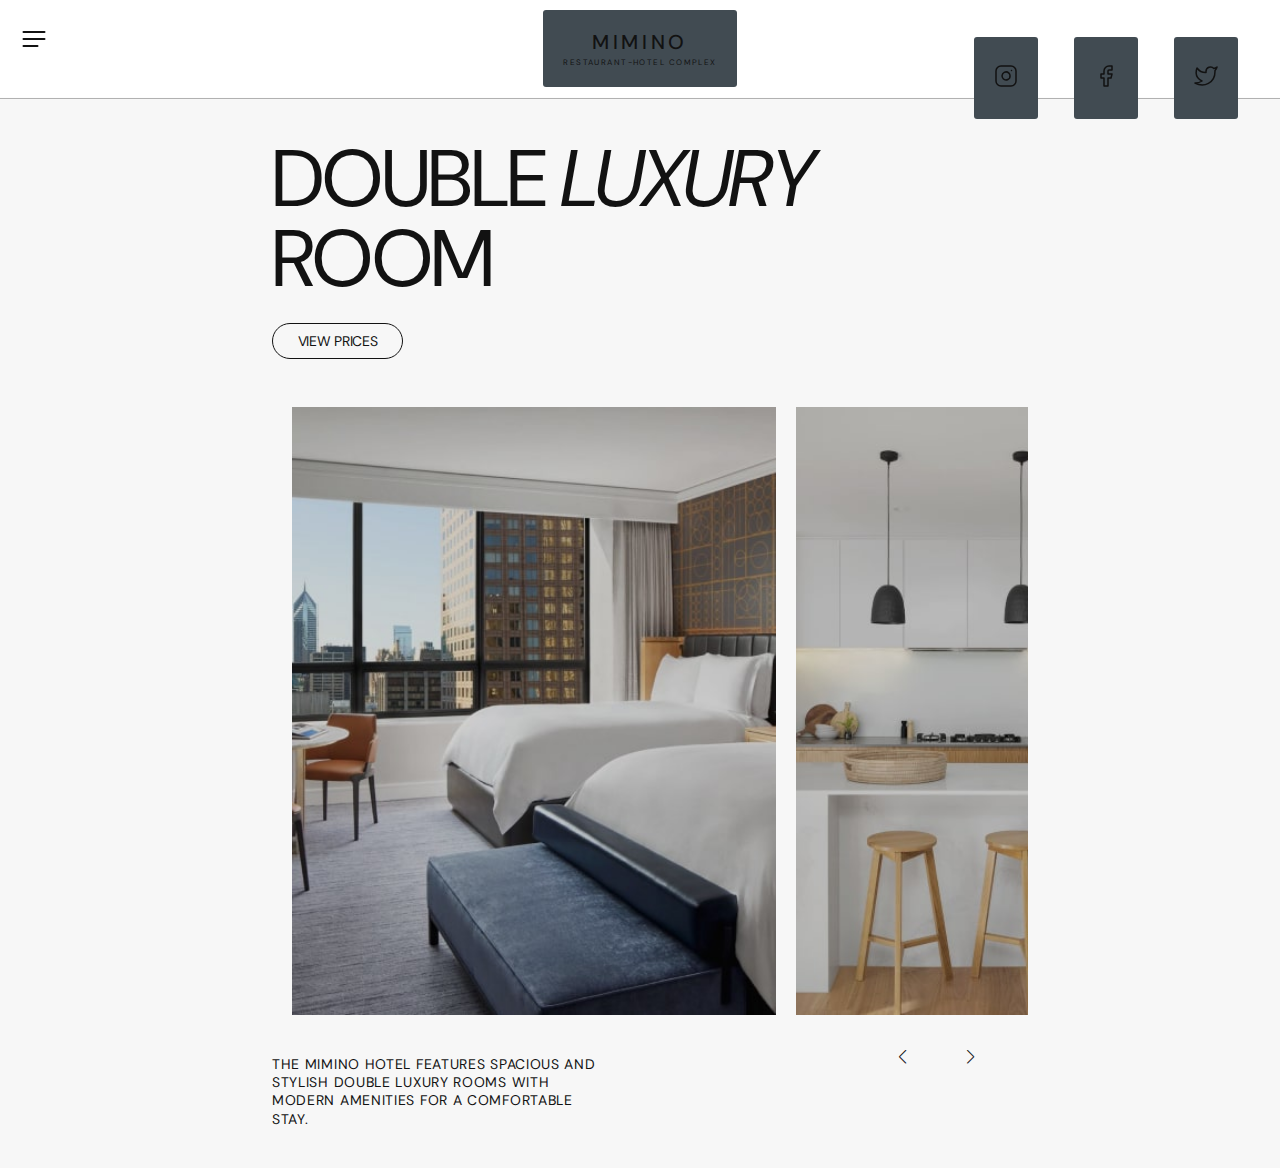
<file: room.html>
<!DOCTYPE html>
<html lang="en">
  <head>
    <meta charset="UTF-8" />
    <meta http-equiv="X-UA-Compatible" content="IE=edge" />
    <meta name="viewport" content="width=device-width, initial-scale=1.0" />
    <link rel="preconnect" href="https://fonts.googleapis.com" />
    <link rel="preconnect" href="https://fonts.gstatic.com" crossorigin />
    <link
      href="https://fonts.googleapis.com/css2?family=DM+Sans:ital,wght@0,400;0,500;0,700;1,500&display=swap"
      rel="stylesheet" />
    <link
      rel="stylesheet"
      href="https://cdnjs.cloudflare.com/ajax/libs/modern-normalize/1.0.0/modern-normalize.min.css" />
    <link
      rel="stylesheet"
      href="https://cdn.jsdelivr.net/npm/swiper@8/swiper-bundle.min.css" />
    <link rel="stylesheet" href="./css/reset.css" />
    <link rel="stylesheet" href="./css/style.css" />
    <title>MIMINO</title>
  </head>
  <body>
    <!-- HEADER -->

    <header class="header other-page variable">
      <div class="mobile-menu" data-menu>
        <div class="menu-container">
          <button type="button" class="header-btn close" data-menu-close>
            <svg class="header-icon close">
              <use
                class="close-icon"
                href="./img/sprite.svg#icon-menu-close"></use>
            </svg>
          </button>
          <div class="logo-wrap">
            <a class="header-link header-title" href="./index.html"
              >Mimino<span class="header-text"
                >restaurant-hotel complex</span
              ></a
            >
          </div>
          <ul class="mobile-menu-nav-list">
            <li>
              <a class="mobile-link" href="./index.html">Home</a>
            </li>
            <li>
              <a class="mobile-link" href="./hotel.html">Hotel</a>
            </li>
            <li>
              <a class="mobile-link" href="./restaurant.html">Restaurant</a>
            </li>
          </ul>

          <ul class="mobile-menu-soc-list">
            <li>
              <a href="">
                <svg class="mobile-icon">
                  <use
                    class="home-icon"
                    href="./img/sprite.svg#icon-instagram"></use>
                </svg>
              </a>
            </li>
            <li>
              <a href="">
                <svg class="mobile-icon">
                  <use
                    class="home-icon"
                    href="./img/sprite.svg#icon-facebook"></use>
                </svg>
              </a>
            </li>
            <li>
              <a href="">
                <svg class="mobile-icon">
                  <use
                    class="home-icon"
                    href="./img/sprite.svg#icon-twitter"></use>
                </svg>
              </a>
            </li>
          </ul>
        </div>
      </div>
      <div class="container">
        <button type="button" class="header-btn open" data-menu-open>
          <svg class="header-icon">
            <use
              class="burger-icon variable"
              href="./img/sprite.svg#icon-menu-open"></use>
          </svg>
        </button>
        <div class="nav-wrap">
          <nav class="header-nav">
            <ul class="header-nav-list">
              <li>
                <a class="header-nav-link variable" href="./index.html">Home</a>
              </li>
              <li>
                <a class="header-nav-link variable" href="./hotel.html"
                  >Hotel</a
                >
              </li>
              <li>
                <a class="header-nav-link variable" href="./restaurant.html"
                  >Restaurant</a
                >
              </li>
            </ul>
          </nav>
          <div class="logo-wrap">
            <a class="header-link header-title variable" href="./index.html"
              >Mimino<span class="header-text variable"
                >restaurant-hotel complex</span
              ></a
            >
          </div>
          <ul class="headar-soc-list">
            <li>
              <a class="header-soc-link" href="">
                <svg class="header-soc-icon">
                  <use
                    class="home-icon variable"
                    href="./img/sprite.svg#icon-instagram"></use>
                </svg>
              </a>
            </li>
            <li>
              <a class="header-soc-link" href="">
                <svg class="header-soc-icon">
                  <use
                    class="home-icon variable"
                    href="./img/sprite.svg#icon-facebook"></use>
                </svg>
              </a>
            </li>
            <li>
              <a class="header-soc-link" href="">
                <svg class="header-soc-icon">
                  <use
                    class="home-icon variable"
                    href="./img/sprite.svg#icon-twitter"></use>
                </svg>
              </a>
            </li>
          </ul>
        </div>
      </div>
    </header>
    <main>
      <!-- HERO -->
      <section class="other-page-hero">
        <div class="container">
          <div class="other-wrap">
            <div class="hero-position">
              <h1 class="other-hero-title">
                Double <span class="other-title-accent">luxury</span> room
              </h1>
              <ul class="other-btn-list">
                <li class="other-btn-item">
                  <button class="other-btn" type="button">view prices</button>
                </li>
              </ul>
            </div>

            <!-- SLIDER -->
            <div class="swiper-position">
              <div class="slider-img swiper">
                <div class="swiper-wrapper">
                  <div class="swiper-slide">
                    <picture>
                      <source
                        media="(min-width: 1440px)"
                        srcset="
                          ./img/desktop-slide/desk-slide-1.jpg    1x,
                          ./img/desktop-slide/desk-slide-1@2x.jpg 2x
                        "
                        type="image/jpg" />
                      <source
                        media="(min-width: 768px)"
                        srcset="
                          ./img/tablet-slader/tablet-slide-1.jpg    1x,
                          ./img/tablet-slader/tablet-slide-1@2x.jpg 2x
                        "
                        type="image/jpg" />
                      <source
                        media="(min-width: 375px)"
                        srcset="
                          ./img/mobile-slider/mobile-slide-1.jpg    1x,
                          ./img/mobile-slider/mobile-slide-1@2x.jpg 2x
                        "
                        type="image/jpg" />
                      <img
                        class="img-slide"
                        src="./img/mobile-slider/mobile-slide-1.jpg"
                        alt="" />
                    </picture>
                  </div>
                  <div class="swiper-slide">
                    <picture>
                      <source
                        media="(min-width: 1440px)"
                        srcset="
                          ./img/desktop-slide/desk-slide-2.jpg    1x,
                          ./img/desktop-slide/desk-slide-2@2x.jpg 2x
                        "
                        type="image/jpg" />
                      <source
                        media="(min-width: 768px)"
                        srcset="
                          ./img/tablet-slader/tablet-slide-2.jpg    1x,
                          ./img/tablet-slader/tablet-slide-2@2x.jpg 2x
                        "
                        type="image/jpg" />
                      <source
                        media="(min-width: 375px)"
                        srcset="
                          ./img/mobile-slider/mobile-slide-2.jpg    1x,
                          ./img/mobile-slider/mobile-slide-2@2x.jpg 2x
                        "
                        type="image/jpg" />
                      <img
                        src="./img/mobile-slider/mobile-slide-2.jpg"
                        alt="building" />
                    </picture>
                  </div>
                  <div class="swiper-slide">
                    <picture>
                      <source
                        media="(min-width: 1440px)"
                        srcset="
                          ./img/desktop-slide/desk-slide-3.jpg    1x,
                          ./img/desktop-slide/desk-slide-3@2x.jpg 2x
                        "
                        type="image/jpg" />
                      <source
                        media="(min-width: 768px)"
                        srcset="
                          ./img/tablet-slader/tablet-slide-3.jpg    1x,
                          ./img/tablet-slader/tablet-slide-3@2x.jpg 2x
                        "
                        type="image/jpg" />
                      <source
                        media="(min-width: 375px)"
                        srcset="
                          ./img/mobile-slider/mobile-slide-3.jpg    1x,
                          ./img/mobile-slider/mobile-slide-3@2x.jpg 2x
                        "
                        type="image/jpg" />
                      <img
                        src="./img/mobile-slider/mobile-slide-3.jpg"
                        alt="building" />
                    </picture>
                  </div>
                  <div class="swiper-slide">
                    <picture>
                      <source
                        media="(min-width: 1440px)"
                        srcset="
                          ./img/desktop-slide/desk-slide-4.jpg    1x,
                          ./img/desktop-slide/desk-slide-4@2x.jpg 2x
                        "
                        type="image/jpg" />
                      <source
                        media="(min-width: 768px)"
                        srcset="
                          ./img/tablet-slader/tablet-slide-4.jpg    1x,
                          ./img/tablet-slader/tablet-slide-4@2x.jpg 2x
                        "
                        type="image/jpg" />
                      <source
                        media="(min-width: 375px)"
                        srcset="
                          ./img/mobile-slider/mobile-slide-4.jpg    1x,
                          ./img/mobile-slider/mobile-slide-4@2x.jpg 2x
                        "
                        type="image/jpg" />
                      <img
                        src="./img/mobile-slider/mobile-slide-4.jpg"
                        alt="building" />
                    </picture>
                  </div>
                  <div class="swiper-slide">
                    <picture>
                      <source
                        media="(min-width: 1440px)"
                        srcset="
                          ./img/desktop-slide/desk-slide-5.jpg    1x,
                          ./img/desktop-slide/desk-slide-5@2x.jpg 2x
                        "
                        type="image/jpg" />
                      <source
                        media="(min-width: 768px)"
                        srcset="
                          ./img/tablet-slader/tablet-slide-5.jpg    1x,
                          ./img/tablet-slader/tablet-slide-5@2x.jpg 2x
                        "
                        type="image/jpg" />
                      <source
                        media="(min-width: 375px)"
                        srcset="
                          ./img/mobile-slider/mobile-slide-5.jpg    1x,
                          ./img/mobile-slider/mobile-slide-5@2x.jpg 2x
                        "
                        type="image/jpg" />
                      <img
                        src="./img/mobile-slider/mobile-slide-5.jpg"
                        alt="building" />
                    </picture>
                  </div>
                  <div class="swiper-slide">
                    <picture>
                      <source
                        media="(min-width: 1440px)"
                        srcset="
                          ./img/desktop-slide/desk-slide-6.jpg    1x,
                          ./img/desktop-slide/desk-slide-6@2x.jpg 2x
                        "
                        type="image/jpg" />
                      <source
                        media="(min-width: 768px)"
                        srcset="
                          ./img/tablet-slader/tablet-slide-6.jpg    1x,
                          ./img/tablet-slader/tablet-slide-6@2x.jpg 2x
                        "
                        type="image/jpg" />
                      <source
                        media="(min-width: 375px)"
                        srcset="
                          ./img/mobile-slider/mobile-slide-6.jpg    1x,
                          ./img/mobile-slider/mobile-slide-6@2x.jpg 2x
                        "
                        type="image/jpg" />
                      <img
                        src="./img/mobile-slider/mobile-slide-6.jpg"
                        alt="building" />
                    </picture>
                  </div>
                  <div class="swiper-slide">
                    <picture>
                      <source
                        media="(min-width: 1440px)"
                        srcset="
                          ./img/desktop-slide/desk-slide-7.jpg    1x,
                          ./img/desktop-slide/desk-slide-7@2x.jpg 2x
                        "
                        type="image/jpg" />
                      <source
                        media="(min-width: 768px)"
                        srcset="
                          ./img/tablet-slader/tablet-slide-7.jpg    1x,
                          ./img/tablet-slader/tablet-slide-7@2x.jpg 2x
                        "
                        type="image/jpg" />
                      <source
                        media="(min-width: 375px)"
                        srcset="
                          ./img/mobile-slider/mobile-slide-7.jpg    1x,
                          ./img/mobile-slider/mobile-slide-7@2x.jpg 2x
                        "
                        type="image/jpg" />
                      <img
                        src="./img/mobile-slider/mobile-slide-7.jpg"
                        alt="building" />
                    </picture>
                  </div>
                  <div class="swiper-slide">
                    <picture>
                      <source
                        media="(min-width: 1440px)"
                        srcset="
                          ./img/desktop-slide/desk-slide-8.jpg    1x,
                          ./img/desktop-slide/desk-slide-8@2x.jpg 2x
                        "
                        type="image/jpg" />
                      <source
                        media="(min-width: 768px)"
                        srcset="
                          ./img/tablet-slader/tablet-slide-8.jpg    1x,
                          ./img/tablet-slader/tablet-slide-8@2x.jpg 2x
                        "
                        type="image/jpg" />
                      <source
                        media="(min-width: 375px)"
                        srcset="
                          ./img/mobile-slider/mobile-slide-8.jpg    1x,
                          ./img/mobile-slider/mobile-slide-8@2x.jpg 2x
                        "
                        type="image/jpg" />
                      <img
                        src="./img/mobile-slider/mobile-slide-8.jpg"
                        alt="building" />
                    </picture>
                  </div>
                  <div class="swiper-slide">
                    <picture>
                      <source
                        media="(min-width: 1440px)"
                        srcset="
                          ./img/desktop-slide/desk-slide-9.jpg    1x,
                          ./img/desktop-slide/desk-slide-9@2x.jpg 2x
                        "
                        type="image/jpg" />
                      <source
                        media="(min-width: 768px)"
                        srcset="
                          ./img/tablet-slader/tablet-slide-9.jpg    1x,
                          ./img/tablet-slader/tablet-slide-9@2x.jpg 2x
                        "
                        type="image/jpg" />
                      <source
                        media="(min-width: 375px)"
                        srcset="
                          ./img/mobile-slider/mobile-slide-9.jpg    1x,
                          ./img/mobile-slider/mobile-slide-9@2x.jpg 2x
                        "
                        type="image/jpg" />
                      <img
                        src="./img/mobile-slider/mobile-slide-9.jpg"
                        alt="building" />
                    </picture>
                  </div>
                  <div class="swiper-slide">
                    <picture>
                      <source
                        media="(min-width: 1440px)"
                        srcset="
                          ./img/desktop-slide/desk-slide-10.jpg    1x,
                          ./img/desktop-slide/desk-slide-10@2x.jpg 2x
                        "
                        type="image/jpg" />
                      <source
                        media="(min-width: 768px)"
                        srcset="
                          ./img/tablet-slader/tablet-slide-10.jpg    1x,
                          ./img/tablet-slader/tablet-slide-10@2x.jpg 2x
                        "
                        type="image/jpg" />
                      <source
                        media="(min-width: 375px)"
                        srcset="
                          ./img/mobile-slider/mobile-slide-10.jpg    1x,
                          ./img/mobile-slider/mobile-slide-10@2x.jpg 2x
                        "
                        type="image/jpg" />
                      <img
                        src="./img/mobile-slider/mobile-slide-10.jpg"
                        alt="building" />
                    </picture>
                  </div>
                  <div class="swiper-slide">
                    <picture>
                      <source
                        media="(min-width: 1440px)"
                        srcset="
                          ./img/desktop-slide/desk-slide-11.jpg    1x,
                          ./img/desktop-slide/desk-slide-11@2x.jpg 2x
                        "
                        type="image/jpg" />
                      <source
                        media="(min-width: 768px)"
                        srcset="
                          ./img/tablet-slader/tablet-slide-11.jpg    1x,
                          ./img/tablet-slader/tablet-slide-11@2x.jpg 2x
                        "
                        type="image/jpg" />
                      <source
                        media="(min-width: 375px)"
                        srcset="
                          ./img/mobile-slider/mobile-slide-11.jpg    1x,
                          ./img/mobile-slider/mobile-slide-11@2x.jpg 2x
                        "
                        type="image/jpg" />
                      <img
                        src="./img/mobile-slider/mobile-slide-11.jpg"
                        alt="building" />
                    </picture>
                  </div>
                  <div class="swiper-slide">
                    <picture>
                      <source
                        media="(min-width: 1440px)"
                        srcset="
                          ./img/desktop-slide/desk-slide-12.jpg    1x,
                          ./img/desktop-slide/desk-slide-12@2x.jpg 2x
                        "
                        type="image/jpg" />
                      <source
                        media="(min-width: 768px)"
                        srcset="
                          ./img/tablet-slader/tablet-slide-12.jpg    1x,
                          ./img/tablet-slader/tablet-slide-12@2x.jpg 2x
                        "
                        type="image/jpg" />
                      <source
                        media="(min-width: 375px)"
                        srcset="
                          ./img/mobile-slider/mobile-slide-12.jpg    1x,
                          ./img/mobile-slider/mobile-slide-12@2x.jpg 2x
                        "
                        type="image/jpg" />
                      <img
                        src="./img/mobile-slider/mobile-slide-12.jpg"
                        alt="building" />
                    </picture>
                  </div>
                  <div class="swiper-slide">
                    <picture>
                      <source
                        media="(min-width: 1440px)"
                        srcset="
                          ./img/desktop-slide/desk-slide-13.jpg    1x,
                          ./img/desktop-slide/desk-slide-13@2x.jpg 2x
                        "
                        type="image/jpg" />
                      <source
                        media="(min-width: 768px)"
                        srcset="
                          ./img/tablet-slader/tablet-slide-13.jpg    1x,
                          ./img/tablet-slader/tablet-slide-13@2x.jpg 2x
                        "
                        type="image/jpg" />
                      <source
                        media="(min-width: 375px)"
                        srcset="
                          ./img/mobile-slider/mobile-slide-13.jpg    1x,
                          ./img/mobile-slider/mobile-slide-13@2x.jpg 2x
                        "
                        type="image/jpg" />
                      <img
                        src="./img/mobile-slider/mobile-slide-13.jpg"
                        alt="building" />
                    </picture>
                  </div>
                  <div class="swiper-slide">
                    <picture>
                      <source
                        media="(min-width: 1440px)"
                        srcset="
                          ./img/desktop-slide/desk-slide-14.jpg    1x,
                          ./img/desktop-slide/desk-slide-14@2x.jpg 2x
                        "
                        type="image/jpg" />
                      <source
                        media="(min-width: 768px)"
                        srcset="
                          ./img/tablet-slader/tablet-slide-14.jpg    1x,
                          ./img/tablet-slader/tablet-slide-14@2x.jpg 2x
                        "
                        type="image/jpg" />
                      <source
                        media="(min-width: 375px)"
                        srcset="
                          ./img/mobile-slider/mobile-slide-14.jpg    1x,
                          ./img/mobile-slider/mobile-slide-14@2x.jpg 2x
                        "
                        type="image/jpg" />
                      <img
                        src="./img/mobile-slider/mobile-slide-14.jpg"
                        alt="building" />
                    </picture>
                  </div>
                  <div class="swiper-slide">
                    <picture>
                      <source
                        media="(min-width: 1440px)"
                        srcset="
                          ./img/desktop-slide/desk-slide-15.jpg    1x,
                          ./img/desktop-slide/desk-slide-15@2x.jpg 2x
                        "
                        type="image/jpg" />
                      <source
                        media="(min-width: 768px)"
                        srcset="
                          ./img/tablet-slader/tablet-slide-15.jpg    1x,
                          ./img/tablet-slader/tablet-slide-15@2x.jpg 2x
                        "
                        type="image/jpg" />
                      <source
                        media="(min-width: 375px)"
                        srcset="
                          ./img/mobile-slider/mobile-slide-15.jpg    1x,
                          ./img/mobile-slider/mobile-slide-15@2x.jpg 2x
                        "
                        type="image/jpg" />
                      <img
                        src="./img/mobile-slider/mobile-slide-15.jpg"
                        alt="building" />
                    </picture>
                  </div>
                </div>
              </div>
              <div class="btn-slider-wrap">
                <div class="btn-slider swiper-button-prev"></div>
                <div class="btn-slider swiper-button-next"></div>
              </div>
            </div>
          </div>
          <p class="other-text">
            The Mimino hotel features spacious and stylish double luxury rooms
            with modern amenities for a comfortable stay.
          </p>
        </div>
      </section>
    </main>
    <script src="https://cdn.jsdelivr.net/npm/swiper@8/swiper-bundle.min.js"></script>
    <script src="./js/slider-room.js"></script>
    <script src="./js/mobile-menu.js"></script>
  </body>
</html>
</file>
<file: css/style.css>
:root {
  --primery-color: #121212;
  --secondary-color: #f7f7f7;
  --accent-text-color: #d8d7d7;
  --color-variable: #ffffff;
}

body {
  font-family: "DM Sans", sans-serif;
  color: var(--primery-color);
  background-color: var(--secondary-color);
}

/* MOBILE MENU */

.header-icon {
  width: 28px;
  height: 28px;
}

.burger-icon,
.close-icon {
  stroke: var(--secondary-color);
}

.menu-container {
  display: flex;
  flex-direction: column;
  justify-content: space-between;
  overflow-y: scroll;
  height: 100%;
  padding-bottom: 20px;
}

.logo-mobile::after {
  position: absolute;
  left: 0;
  display: block;
  content: " ";
  height: 1px;
  width: 100vw;
  background-color: rgba(247, 247, 247, 0.2);
}

.mobile-menu {
  position: fixed;
  top: 0;
  left: 0;
  transform: translateY(-100%);
  z-index: 99;
  width: 100%;
  height: 100%;

  opacity: 0;
  visibility: hidden;
  pointer-events: none;
  overflow-y: scroll;
  background-color: var(--primery-color);
  transition: transform 250ms linear, opacity 250ms linear,
    visibility 250ms linear;
}

.mobile-menu-nav-list {
  display: flex;
  flex-direction: column;
  align-items: center;
  gap: 32px;
}

.mobile-menu-soc-list {
  display: flex;
  gap: 14px;
  margin-left: 20px;
}

.mobile-icon {
  width: 20px;
  height: 20px;
}

.mobile-link {
  font-weight: 400;
  font-size: 18px;
  line-height: 1.33;
  letter-spacing: 0.05em;
  text-transform: uppercase;

  color: var(--secondary-color);
}

.mobile-menu.is-open {
  transform: translateY(0%);
  opacity: 1;
  visibility: visible;
  pointer-events: auto;
}

.mobile-menu ~ .close {
  display: none;
}

.mobile-menu.is-open ~ .close {
  display: block;
}

.mobile-menu.is-open + .open {
  display: none;
}

/* HEADER */

.container {
  /* position: relative; */
  padding-left: 16px;
  padding-right: 16px;
  margin-left: auto;
  margin-right: auto;
}

.header {
  position: relative;
  top: 0;
  left: 0;
  width: 100%;
  background-color: var(--primery-color);
  border-bottom: 0.5px solid rgba(247, 247, 247, 0.2);
}

.header-wrap {
  display: flex;
  align-items: center;
  gap: 83px;
}

.header-title {
  font-weight: 500;
  font-size: 14px;
  line-height: 1.57;
  letter-spacing: 0.18em;
  text-transform: uppercase;
  text-align: center;

  color: var(--secondary-color);
}

.header-text {
  font-weight: 400;
  font-size: 6px;
  line-height: 1.33;
  letter-spacing: 0.18em;
  text-transform: uppercase;
  text-align: center;

  margin-top: 3px;

  color: var(--accent-text-color);
}

.header-link {
  display: flex;
  flex-direction: column;
  align-items: center;
  padding-top: 20px;
  padding-bottom: 20px;
}

.nav-wrap {
  display: flex;
  flex-wrap: wrap;
  justify-content: center;
  align-items: center;
}

.header-btn {
  position: absolute;
  top: 25px;
  left: 20px;
  padding: 0px;
  width: 28px;
  height: 28px;
  cursor: pointer;
  letter-spacing: 0px;
  background-color: inherit;
  border: inherit;
}

.header-nav {
  display: flex;
  flex-wrap: wrap;
  justify-content: space-between;
  align-items: center;
}
.header-nav-list {
  display: flex;
  flex-wrap: wrap;
  gap: 32px;

  list-style: none;
}

.header-nav-link {
  padding-top: 27px;
  padding-bottom: 27px;

  font-weight: 400;
  font-size: 14px;
  line-height: 1.29;
  letter-spacing: 0.05em;
  text-transform: uppercase;

  color: var(--secondary-color);
}

.current::after {
  display: block;
  content: " ";
  margin: 0 auto;
  margin-top: 2px;
  width: 4px;
  height: 4px;
  border-radius: 50%;
  background-color: var(--secondary-color);
}

.headar-soc-list {
  display: flex;
  flex-wrap: wrap;
  gap: 16px;
  list-style: none;
}

.header-soc-link {
  padding-top: 27px;
  padding-bottom: 27px;
}

.header-soc-icon {
  width: 24px;
  height: 24px;
}
.home-icon {
  stroke: var(--secondary-color);
}

/*HOME-HERO */

.section.hero {
  padding-top: 429px;
  padding-bottom: 40px;
  background-color: var(--primery-color);
}

.home-hero-title {
  font-weight: 400;
  font-size: 80px;
  line-height: 1;
  letter-spacing: -0.02em;
  text-transform: uppercase;
  color: var(--secondary-color);
  text-align: center;

  margin-bottom: 24px;
}

.hero-button {
  padding: 8px 18px;
  min-width: 131px;
  border: 0.8px solid var(--secondary-color);
  border-radius: 32px;
  background-color: transparent;
}

.home-btn-list {
  display: flex;
  justify-content: center;
  gap: 14px;

  margin-bottom: 66px;
}

.hero-btn-link {
  font-weight: 400;
  font-size: 14px;
  line-height: 1.29;
  letter-spacing: -0.02em;
  text-transform: uppercase;
  color: var(--secondary-color);
}

.home-text-wrap {
  display: flex;
  flex-direction: column;
  gap: 32px;
}

.home-hero-text {
  font-weight: 400;
  font-size: 14px;
  line-height: 1.29;
  letter-spacing: 0.05em;
  text-transform: uppercase;
  color: var(--secondary-color);
}

.text-accent {
  font-style: italic;
}

.hero-pic {
  background-size: 335px 439px;
  background-repeat: no-repeat;
  background-position: center top 20px;
  background-image: url(../img/hero-bg-img/hero-bg-img-mobile.jpg);
}

@media (min-device-pixel-ratio: 2),
  (min-resolution: 192dpi),
  (min-resolution: 2dppx) {
  .hero-pic {
    background-image: url(../img/hero-bg-img/hero-bg-img-mobile@2x.jpg);
  }
}

/* HOTEL-HEADER */

.header.variable {
  background-color: var(--color-variable);
}

.burger-icon.variable,
.home-icon.variable {
  stroke: var(--primery-color);
}

.header-title.variable,
.header-text.variable,
.header-nav-link.variable {
  color: var(--primery-color);
}

.variable.current::after {
  background-color: var(--primery-color);
}

/* SLIDER */

.swiper-position {
  position: relative;
}

.slider-img {
  margin: 0;
  margin-left: 20px;
  width: 100%;
  height: 100%;
}

.swiper-wrapper {
  display: flex;

  align-items: center;
}

.btn-slider-wrap {
  position: absolute;
  right: 20px;
  width: 104px;
  margin: 0;
  margin-top: 24px;
  display: flex;
  flex-wrap: wrap;
  gap: 32px;
}

.btn-slider.swiper-button-next,
.btn-slider.swiper-button-prev {
  position: static;
  top: 0;

  width: 36px;
  height: 36px;
  margin: 0;
}

.swiper-button-prev::after,
.swiper-button-next::after {
  font-size: 14px;
  color: #121212;
}

.swiper-button-next::after:active {
  color: #121212;
}

/* HOTEL-HERO */

.header.other-page {
  position: static;
  background-color: var(--color-variable);
}

.other-page-hero {
  padding-top: 40px;
  padding-bottom: 40px;

  border-top: 0.5px solid rgba(18, 18, 18, 0.3);
}

.other-hero-title {
  font-weight: 400;
  font-size: 40px;
  line-height: 1;
  letter-spacing: -0.02em;
  text-transform: uppercase;
  color: var(--primery-color);

  margin-bottom: 24px;
}

.other-title-accent {
  font-style: italic;
}

.other-btn-list {
  display: flex;
  justify-content: start;
  gap: 12px;

  margin-bottom: 48px;
}

.other-btn {
  min-width: 131px;
  padding: 8px 18px;
  border-radius: 32px;
  border: 0.8px solid var(--primery-color);
  background: transparent;

  font-weight: 400;
  font-size: 14px;
  line-height: 1.29;
  letter-spacing: -0.02em;
  text-transform: uppercase;
  color: var(--primery-color);
}

.other-text {
  font-weight: 400;
  font-size: 14px;
  line-height: 1.29;
  letter-spacing: 0.05em;
  text-transform: uppercase;
  color: var(--primery-color);

  margin-top: 100px;
}
.other-text-accent {
  font-style: italic;
}

.other-page.header-nav-link,
.other-page.header-title,
.other-page.header-text {
  color: var(--primery-color);
}

.other-page-icon {
  stroke: var(--primery-color);
}

.other-page.current::after {
  background-color: var(--primery-color);
}

@media screen and (min-width: 375px) {
  .container {
    width: 375px;
  }
}
@media screen and (min-width: 768px) {
  .container {
    width: 768px;
  }

  .mobile-icon {
    width: 24px;
    height: 24px;
  }

  .headar-soc-list {
    position: absolute;
    top: 27px;
    right: 32px;
  }

  .menu-container {
    justify-content: start;
    gap: 240px;
  }

  .logo-wrap::after {
    height: 1.5px;
  }

  .mobile-menu-soc-list {
    position: absolute;
    top: 27px;
    right: 32px;
  }

  .header-title {
    font-size: 20px;
    line-height: 1.2;
  }

  .header-text {
    font-size: 8px;
    line-height: 1.25;
  }

  /* HOME-HERO MEDIA */

  .section.hero {
    padding-top: 528px;
  }

  .home-hero-title {
    font-size: 150px;

    margin-bottom: 32px;
  }

  .hero-button {
    padding: 8px 24px;
    min-width: 143px;
  }

  .home-text-wrap {
    justify-content: center;
    flex-direction: row;
  }

  .home-hero-text {
    width: 338px;
  }

  .home-btn-list {
    margin-bottom: 86px;
  }

  .hero-pic {
    background-size: 542px 710px;
    background-position: center top 50px;
    background-image: url(../img/hero-bg-img/hero-bg-img-tablet.jpg);
  }
  @media (min-device-pixel-ratio: 2),
    (min-resolution: 192dpi),
    (min-resolution: 2dppx) {
    .hero-pic {
      background-image: url(../img/hero-bg-img/hero-bg-img-tablet@2x.jpg);
    }
  }

  /* HOTEL-HERO */

  .other-text {
    width: 338px;
    margin-top: 40px;
  }

  .other-hero-title {
    font-size: 80px;
  }
}

@media screen and (min-width: 1440px) {
  .container {
    width: 1440px;
  }

  .headar-soc-list {
    position: static;
  }

  .btn-menu-wrap {
    display: none;
  }

  .nav-wrap {
    justify-content: space-between;
  }

  .header-btn {
    display: none;
  }

  .logo-wrap::after {
    display: none;
  }

  /* HOME-HERO MEDIA */

  .header {
    background-color: transparent;
    position: absolute;
  }

  .section.hero {
    padding-top: 196px;
    padding-bottom: 48px;
  }

  .home-hero-title {
    font-size: 180px;
    text-align: start;

    margin-bottom: 196px;
  }

  .home-wrap {
    display: flex;
    flex-direction: row-reverse;
    justify-content: start;
    gap: 275px;
  }

  .home-text-wrap {
    gap: 32px;
  }

  .hero-btn-link {
    font-size: 18px;
    line-height: 1.33;
  }

  .hero-button {
    padding: 9px 24px;
  }

  .hero-pic {
    background-size: 542px 770px;
    background-position: right top;
    background-image: url(../img/hero-bg-img/hero-bg-img-desktop.jpg);
  }
  @media (min-device-pixel-ratio: 2),
    (min-resolution: 192dpi),
    (min-resolution: 2dppx) {
    .hero-pic {
      background-image: url(../img/hero-bg-img/hero-bg-img-desktop@2x.jpg);
    }
  }

  /* HOTEL-HERO */

  .other-page-hero {
    position: relative;
    padding-top: 30px;
    padding-bottom: 82px;
  }

  .btn-slider-wrap {
    right: unset;
    margin-top: 16px;
  }

  .other-wrap {
    display: flex;
    justify-content: space-between;
  }

  .slider-img {
    width: 703px;
    height: 580px;
    margin-left: 0px;
    margin-right: -16px;
  }

  .other-page-hero {
    display: flex;
    flex-direction: row;
  }

  .other-text {
    position: absolute;
    bottom: 48px;
    left: 16px;
    margin: 0;
  }

  .hero-position {
    display: flex;
    flex-direction: column;
    justify-content: center;
  }
}

@media screen and (max-width: 767px) {
  .headar-soc-list {
    display: none;
  }
}

@media screen and (max-width: 1439px) {
  .header-nav-list {
    display: none;
  }
}

/* MODAL_TEST */

.input-data{
  width: 150px;
  height: 50px;
  padding: 20px 10px;
  background-color: #121212;
  color: #f7f7f7;
  text-align: center;
  font-size: 30px;
}



/* fafa */

.test-btn{
  width: 100px;
  height: 40px;
  background-color: #414b52;
  color: green ;
}


.overlay {
   
   opacity: 0;
   visibility: hidden;
   
   position: fixed;
   top: 0;
   left: 0;
   width: 100%;
   height: 100%;
   background-color: rgba(0, 0, 0, .5);
   z-index: 20;
   transition: .3s all;
}


/* Стили для модальных окон */

.modal {
   
   /* Скрываем окна  */
   opacity: 0;
   visibility: hidden;
   
   
   /*  Установаем ширину окна  */
   width: 100%;
   max-width: 500px;
   
   /*  Центрируем и задаем z-index */
   position: fixed;
   top: 50%;
   left: 50%;
   transform: translate(-50%, -50%);
   z-index: 30; /* Должен быть выше чем у подложки*/
   
   /*  Побочные стили   */
   box-shadow: 0 3px 10px -.5px rgba(0, 0, 0, .2); 
   text-align: center;
   padding: 30px;
   border-radius: 3px;
   background-color: #fff;
   transition: 0.3s all;
}


/* Стили для активных классов подложки и окна */

.modal.active,
.overlay.active{
   opacity: 1;
   visibility: visible;
}


/* Стили для кнопки закрытия */

.modal__cross {
   width: 15px;
   height: 15px;
   position: absolute;
   top: 20px;
   right: 20px;
   fill: #444;
   cursor: pointer;
}


/* Стили для кнопок. Мы ведь порядочные разработчики, негоже простые ссылки оставлять */

a {
   padding: 20px;
   display: inline-block;
   text-decoration: none;
   background-color: #414b52;
   margin: 10px;
   color: #fff;
   border-radius: 3px;
}
</file>
